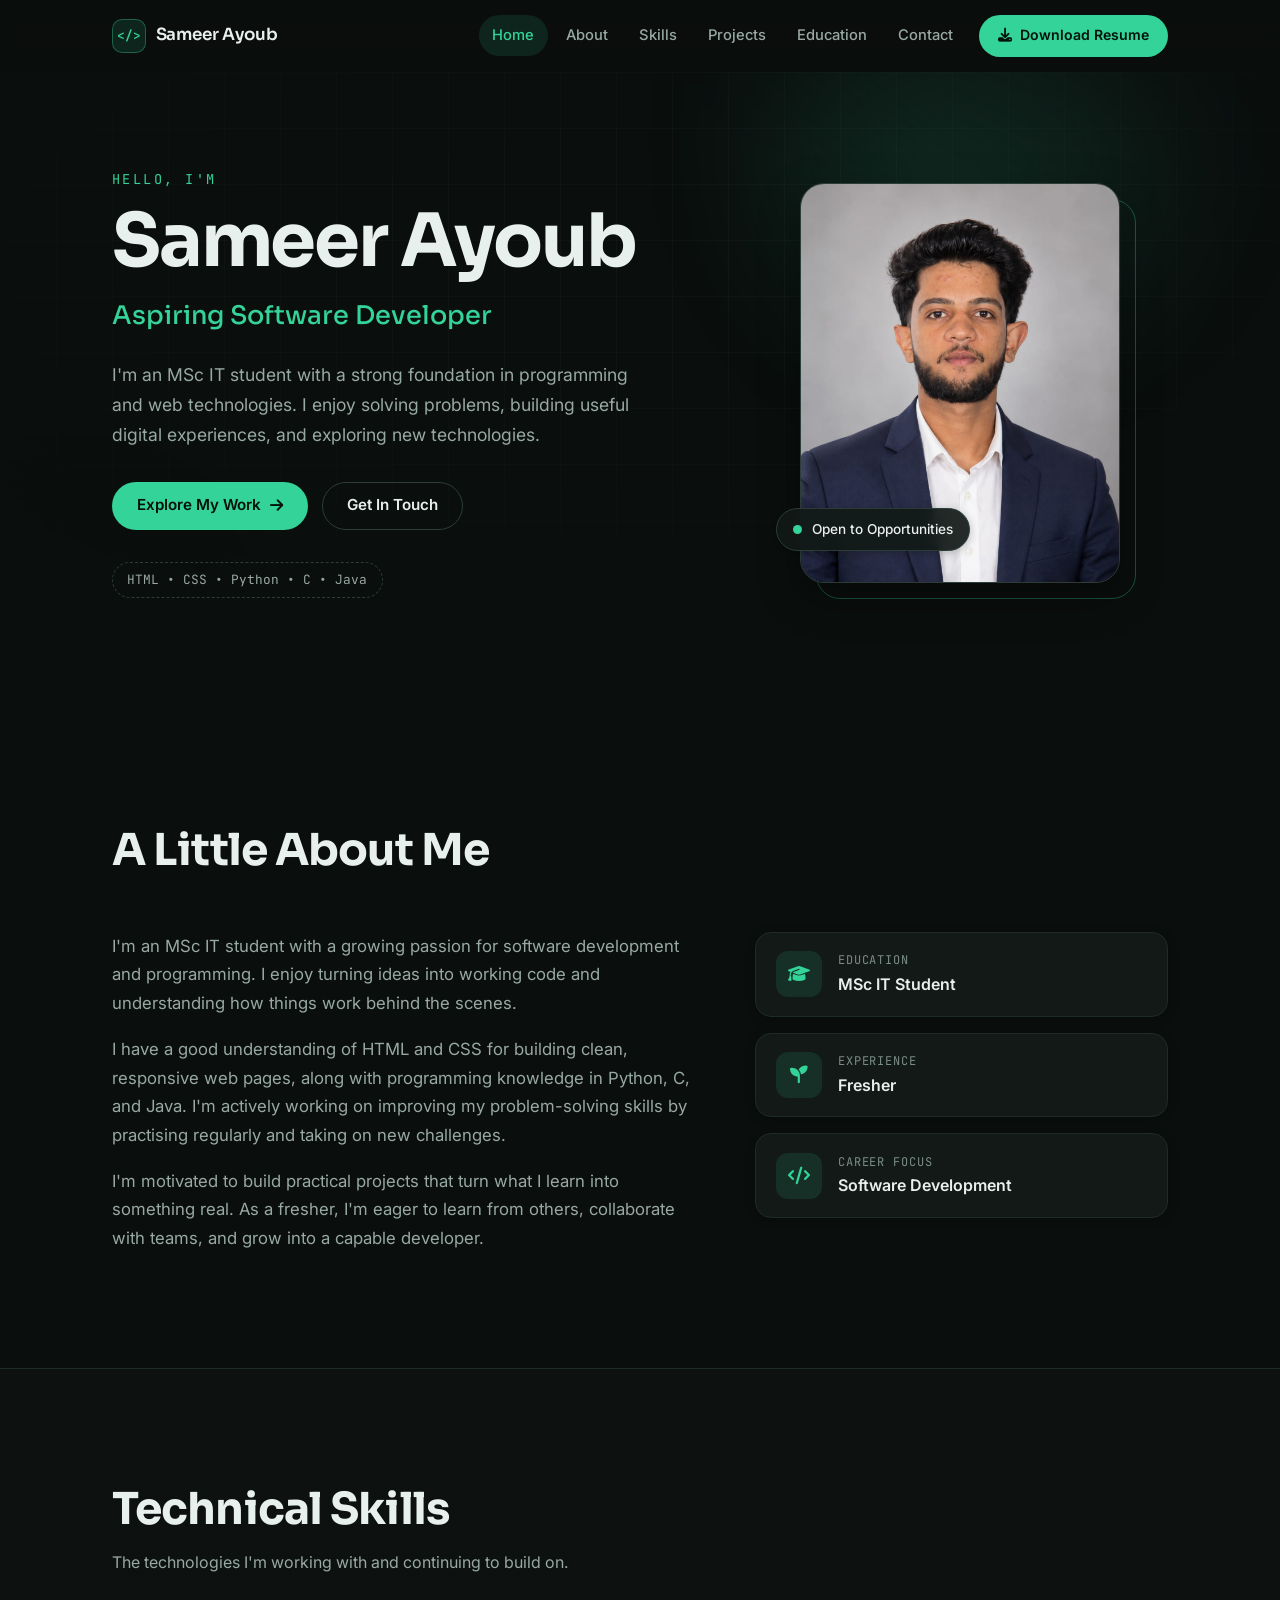
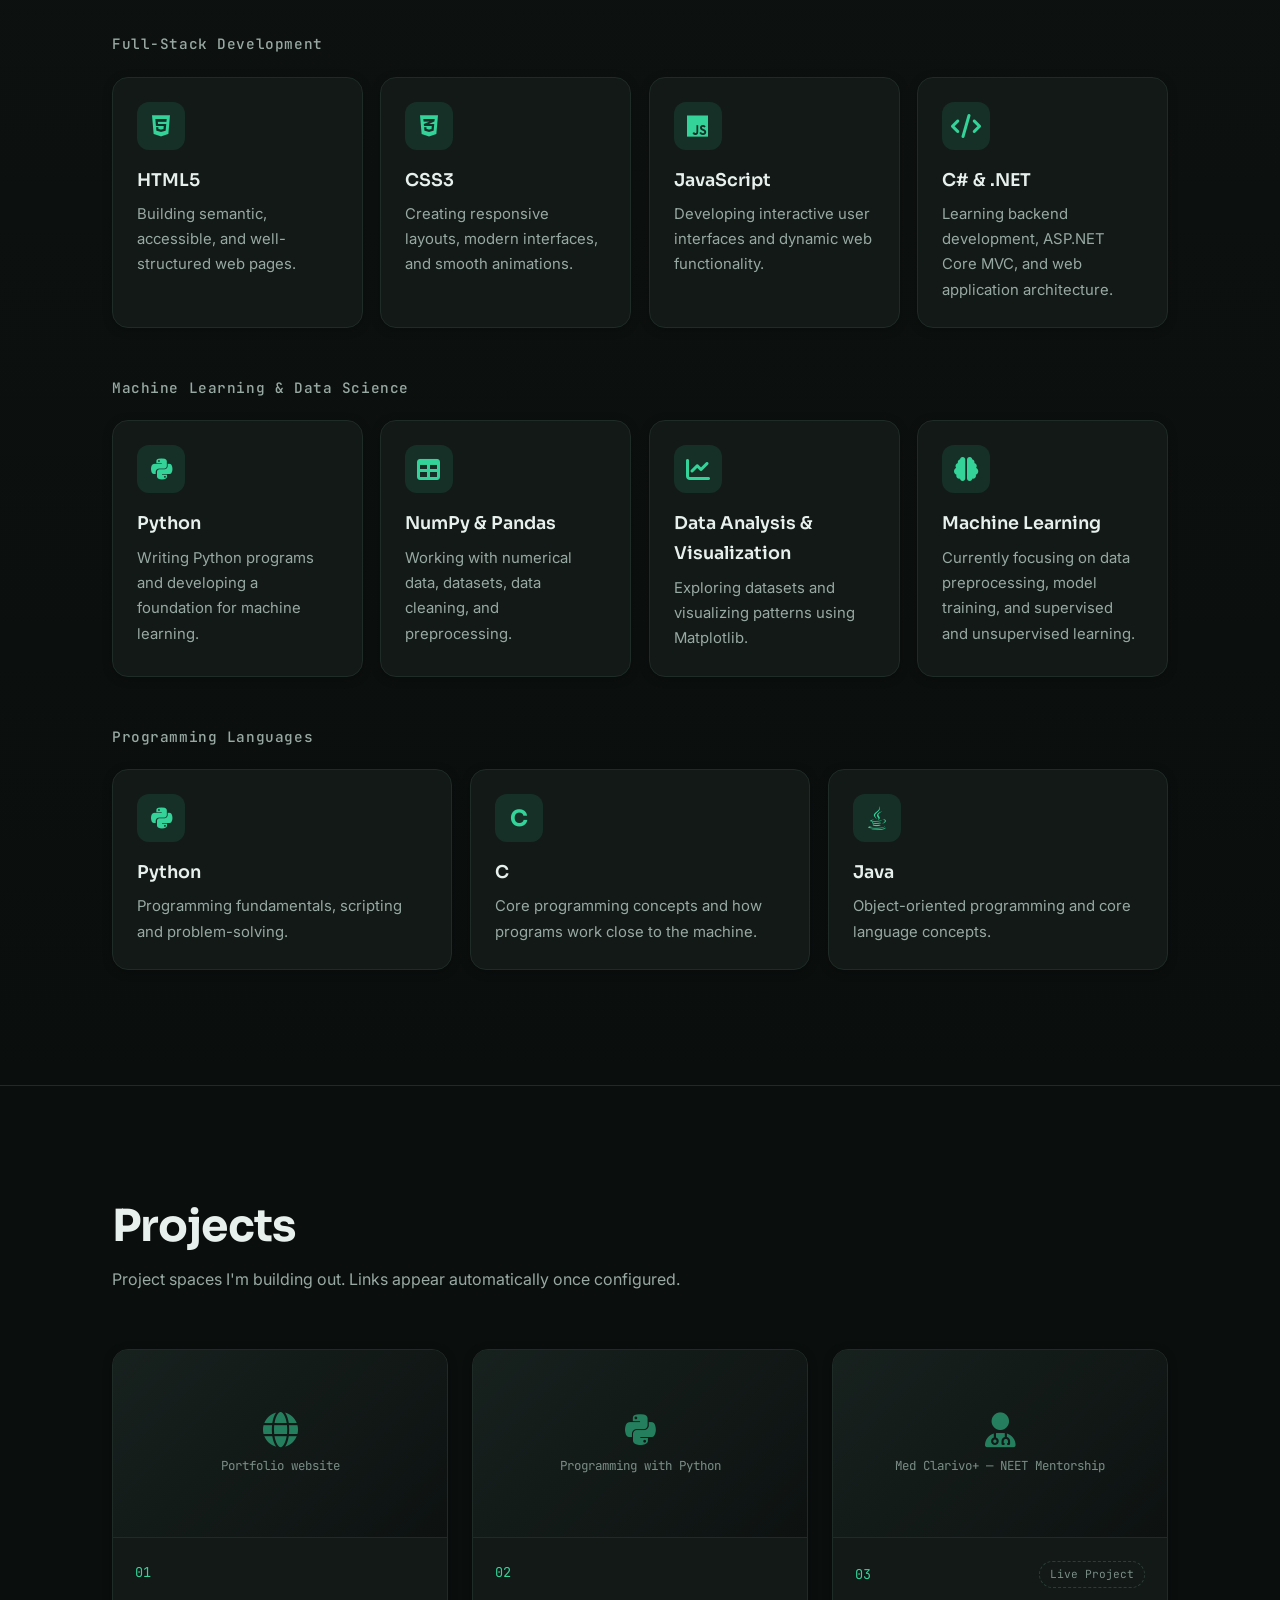
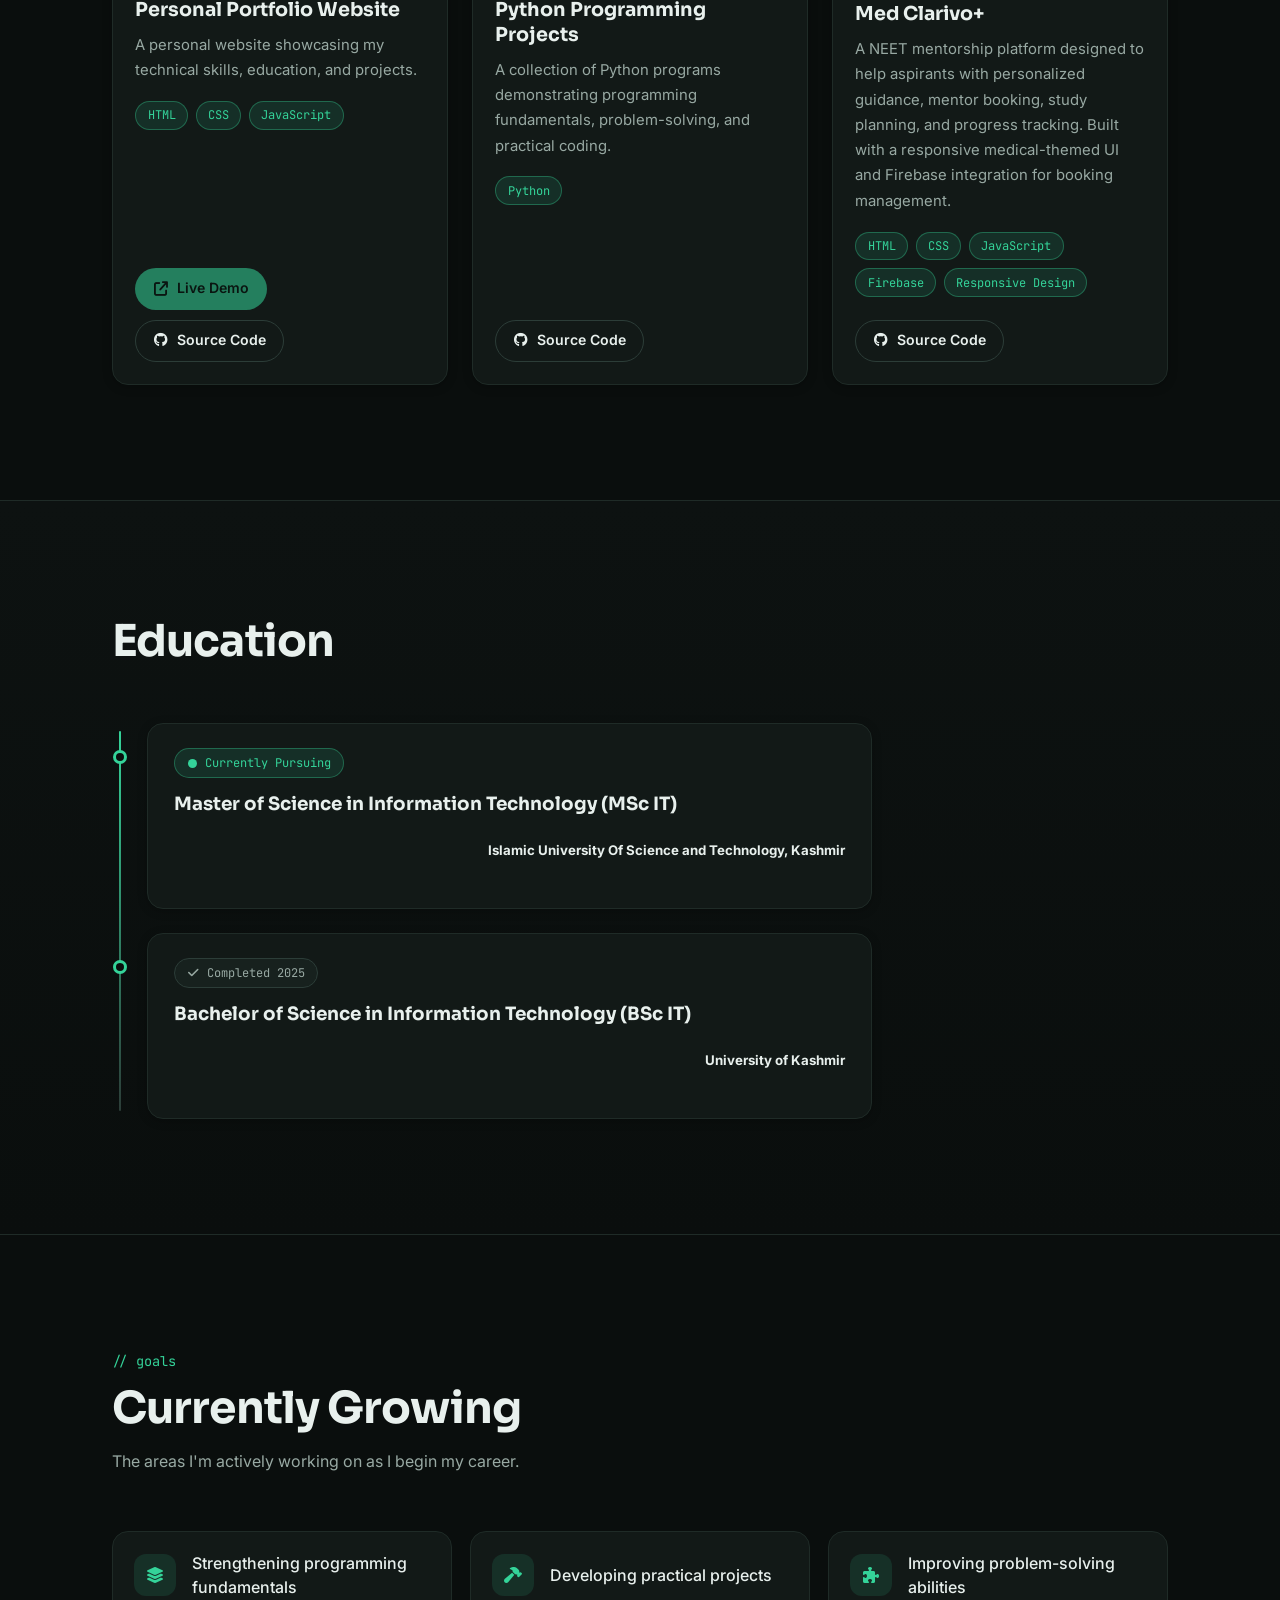
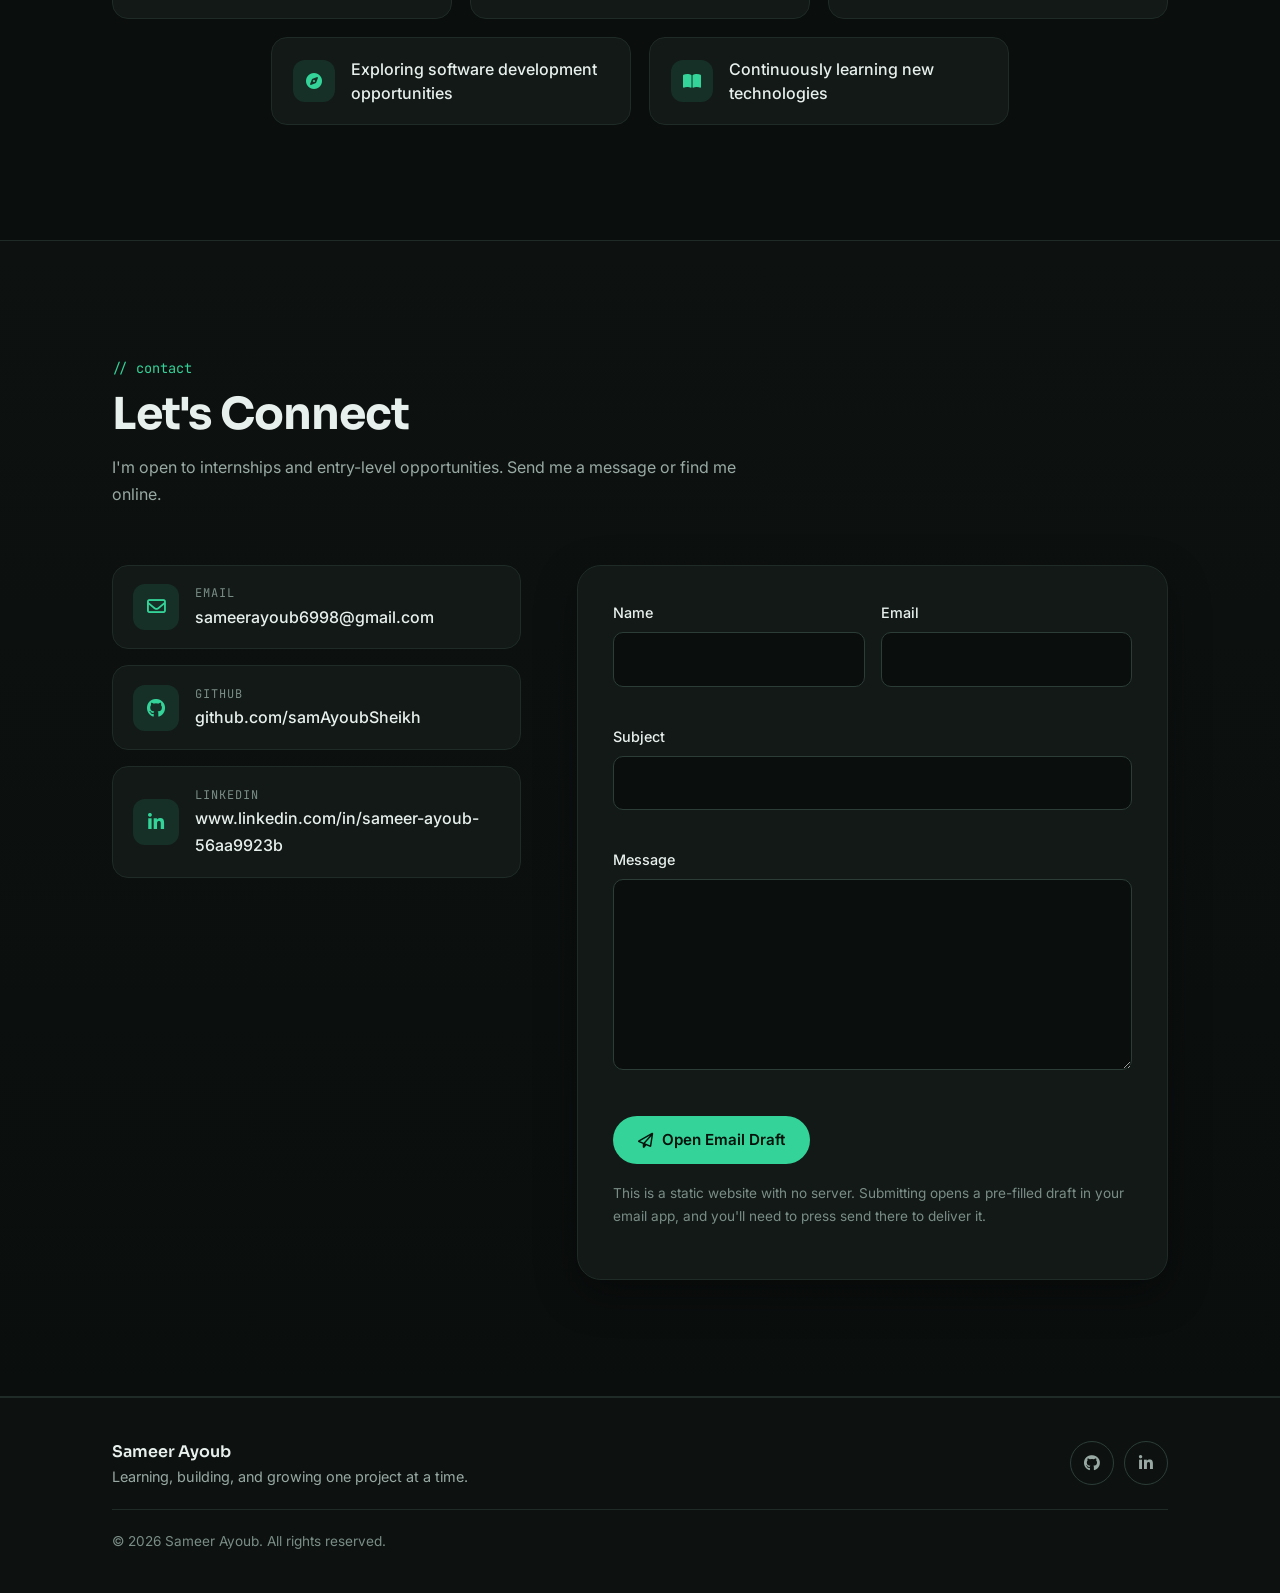
<file: index.html>
<!DOCTYPE html>
<html lang="en">
<head>
  <meta charset="UTF-8" />
  <meta name="viewport" content="width=device-width, initial-scale=1" />

  <!-- CUSTOMISE: replace [YOUR NAME] in the title, description and social tags below -->
  <title>Sameer Ayoub| Aspiring Software Developer</title>
  <meta name="description" content="Portfolio of Sameer Ayoub, an MSc IT student and aspiring software developer with a foundation in HTML, CSS, Python, C and Java." />
  <meta name="author" content="[YOUR NAME]" />
  <meta name="theme-color" content="#0a0e0d" />
  <meta name="color-scheme" content="dark" />

  <!-- Social sharing metadata -->
  <!-- CUSTOMISE: after publishing, add <meta property="og:url" content="https://your-site-url"> and an og:image (absolute URL) -->
  <meta property="og:type" content="website" />
  <meta property="og:title" content="Sameer Ayoub | Aspiring Software Developer" />
  <meta property="og:description" content="MSc IT student with a strong foundation in programming and web technologies, open to opportunities." />
  <meta name="twitter:card" content="summary" />
  <meta name="twitter:title" content="Sameer Ayoub | Aspiring Software Developer" />
  <meta name="twitter:description" content="MSc IT student with a strong foundation in programming and web technologies, open to opportunities." />

  <!-- Favicon placeholder (inline SVG). CUSTOMISE: replace with <link rel="icon" href="assets/favicon.png"> if you have your own -->
  <link rel="icon" href="data:image/svg+xml,%3Csvg xmlns='http://www.w3.org/2000/svg' viewBox='0 0 64 64'%3E%3Crect width='64' height='64' rx='14' fill='%230a0e0d'/%3E%3Cpath d='M24 20 12 32l12 12M40 20l12 12-12 12' fill='none' stroke='%2334d399' stroke-width='6' stroke-linecap='round' stroke-linejoin='round'/%3E%3C/svg%3E" />

  <!-- Optional external resources (site still works if these fail to load) -->
  <link rel="preconnect" href="https://fonts.googleapis.com" />
  <link rel="preconnect" href="https://fonts.gstatic.com" crossorigin />
  <link href="https://fonts.googleapis.com/css2?family=Inter:wght@400;500;600&family=JetBrains+Mono:wght@400;500&family=Sora:wght@500;600;700&display=swap" rel="stylesheet" />
  <link rel="stylesheet" href="https://cdnjs.cloudflare.com/ajax/libs/font-awesome/6.5.2/css/all.min.css" referrerpolicy="no-referrer" />

  <link rel="stylesheet" href="style.css" />
  <script src="script.js" defer></script>
</head>
<body>
  <a class="skip-link" href="#main">Skip to main content</a>

  <!-- ===================== HEADER / NAVIGATION ===================== -->
  <header class="site-header">
    <div class="container nav-wrap">
      <!-- CUSTOMISE: your name (or set CONFIG.name in script.js to replace every [data-name] automatically) -->
      <a href="#home" class="logo">
        <span class="logo-mark" aria-hidden="true">&lt;/&gt;</span>
        <span data-name>Sameer Ayoub</span>
      </a>

      <button class="nav-toggle" type="button" aria-expanded="false" aria-controls="primary-nav" aria-label="Open menu">
        <span class="nav-toggle-bar"></span>
        <span class="nav-toggle-bar"></span>
        <span class="nav-toggle-bar"></span>
      </button>

      <nav class="primary-nav" id="primary-nav" aria-label="Primary">
        <ul class="nav-list">
          <li><a class="nav-link" href="#home">Home</a></li>
          <li><a class="nav-link" href="#about">About</a></li>
          <li><a class="nav-link" href="#skills">Skills</a></li>
          <li><a class="nav-link" href="#projects">Projects</a></li>
          <li><a class="nav-link" href="#education">Education</a></li>
          <li><a class="nav-link" href="#contact">Contact</a></li>
          <li class="nav-cta">
            <!-- CUSTOMISE: set CONFIG.resume in script.js (e.g. "assets/resume.pdf") -->
            <a class="btn btn-primary btn-sm" data-link="resume" download>
              <i class="fa-solid fa-download" aria-hidden="true"></i> Download Resume
            </a>
          </li>
        </ul>
      </nav>
    </div>
  </header>

  <main id="main" tabindex="-1">

    <!-- ===================== HERO ===================== -->
    <section class="hero" id="home" aria-labelledby="hero-title">
      <div class="hero-bg" aria-hidden="true">
        <span class="glow glow-a"></span>
        <span class="glow glow-b"></span>
      </div>

      <div class="container hero-grid">
        <div class="hero-copy">
          <p class="eyebrow fade-up">HELLO, I'M</p>
          <h1 class="hero-name fade-up d1" id="hero-title"><span data-name>Sameer Ayoub</span></h1>
          <p class="hero-role fade-up d2">Aspiring Software Developer</p>
          <p class="hero-text fade-up d3">
            I'm an MSc IT student with a strong foundation in programming and web technologies.
            I enjoy solving problems, building useful digital experiences, and exploring new technologies.
          </p>
          <div class="hero-actions fade-up d4">
            <a class="btn btn-primary" href="#projects">Explore My Work <i class="fa-solid fa-arrow-right" aria-hidden="true"></i></a>
            <a class="btn btn-ghost" href="#contact">Get In Touch</a>
          </div>
          <p class="tech-label fade-up d5" aria-label="Technologies: HTML, CSS, Python, C, Java">HTML • CSS • Python • C • Java</p>
        </div>

        <div class="hero-visual fade-up d2">
          <div class="avatar-frame">
            <!-- CUSTOMISE: set CONFIG.profileImage in script.js (e.g. "assets/profile.jpg"). Placeholder shows until then. -->
            <div class="avatar" id="avatar" role="img" aria-label="Profile photo placeholder">
              <div class="avatar-placeholder">
                <i class="fa-regular fa-user" aria-hidden="true"></i>
                <span>Profile photo placeholder</span>
                <small>Replace with your own photo</small>
              </div>
            </div>
            <p class="availability"><span class="pulse-dot" aria-hidden="true"></span>Open to Opportunities</p>
          </div>
        </div>
      </div>
    </section>

    <!-- ===================== ABOUT ===================== -->
    <section class="section" id="about" aria-labelledby="about-title">
      <div class="container">
        <div class="section-head reveal">
         
          <h2 class="section-title" id="about-title">A Little About Me</h2>
        </div>

        <div class="about-grid">
          <div class="about-text reveal">
            <!-- CUSTOMISE: edit these paragraphs to match your own voice. Keep them truthful. -->
            <p>
              I'm an MSc IT student with a growing passion for software development and programming.
              I enjoy turning ideas into working code and understanding how things work behind the scenes.
            </p>
            <p>
              I have a good understanding of HTML and CSS for building clean, responsive web pages, along with
              programming knowledge in Python, C, and Java. I'm actively working on improving my problem-solving
              skills by practising regularly and taking on new challenges.
            </p>
            <p>
              I'm motivated to build practical projects that turn what I learn into something real. As a fresher,
              I'm eager to learn from others, collaborate with teams, and grow into a capable developer.
            </p>
          </div>

          <div class="info-cards">
            <article class="info-card reveal d1">
              <span class="info-icon" aria-hidden="true"><i class="fa-solid fa-graduation-cap"></i></span>
              <div>
                <p class="info-label">Education</p>
                <p class="info-value">MSc IT Student</p>
              </div>
            </article>
            <article class="info-card reveal d2">
              <span class="info-icon" aria-hidden="true"><i class="fa-solid fa-seedling"></i></span>
              <div>
                <p class="info-label">Experience</p>
                <p class="info-value">Fresher</p>
              </div>
            </article>
            <article class="info-card reveal d3">
              <span class="info-icon" aria-hidden="true"><i class="fa-solid fa-code"></i></span>
              <div>
                <p class="info-label">Career Focus</p>
                <p class="info-value">Software Development</p>
              </div>
            </article>
          </div>
        </div>
      </div>
    </section>

    <!-- ===================== SKILLS ===================== -->
    <section class="section section-alt" id="skills" aria-labelledby="skills-title">
      <div class="container">
        <div class="section-head reveal">
          <h2 class="section-title" id="skills-title">Technical Skills</h2>
          <p class="section-lead">The technologies I'm working with and continuing to build on.</p>
        </div>

        <!--
           TO ADD A SKILL LATER:
          Copy one <article class="skill-card reveal"> block below into the right grid, then change the
          icon class, name and description. To add a new category, copy a whole <div class="skill-group"> block.
        -->

    
<!-- Full-Stack Development -->
<div class="skill-group">
  <h3 class="skill-group-title reveal">Full-Stack Development</h3>

  <div class="skill-grid">

    <article class="skill-card reveal">
      <span class="skill-icon" aria-hidden="true">
        <i class="fa-brands fa-html5"></i>
      </span>
      <h4 class="skill-name">HTML5</h4>
      <p class="skill-desc">
        Building semantic, accessible, and well-structured web pages.
      </p>
    </article>

    <article class="skill-card reveal d1">
      <span class="skill-icon" aria-hidden="true">
        <i class="fa-brands fa-css3-alt"></i>
      </span>
      <h4 class="skill-name">CSS3</h4>
      <p class="skill-desc">
        Creating responsive layouts, modern interfaces, and smooth animations.
      </p>
    </article>

    <article class="skill-card reveal d2">
      <span class="skill-icon" aria-hidden="true">
        <i class="fa-brands fa-js"></i>
      </span>
      <h4 class="skill-name">JavaScript</h4>
      <p class="skill-desc">
        Developing interactive user interfaces and dynamic web functionality.
      </p>
    </article>

    <article class="skill-card reveal">
      <span class="skill-icon" aria-hidden="true">
        <i class="fa-solid fa-code"></i>
      </span>
      <h4 class="skill-name">C# & .NET</h4>
      <p class="skill-desc">
        Learning backend development, ASP.NET Core MVC, and web application architecture.
      </p>
    </article>

  </div>
</div>

<!-- Machine Learning -->
<div class="skill-group">
  <h3 class="skill-group-title reveal">Machine Learning & Data Science</h3>

  <div class="skill-grid">

    <article class="skill-card reveal">
      <span class="skill-icon" aria-hidden="true">
        <i class="fa-brands fa-python"></i>
      </span>
      <h4 class="skill-name">Python</h4>
      <p class="skill-desc">
        Writing Python programs and developing a foundation for machine learning.
      </p>
    </article>

    <article class="skill-card reveal d1">
      <span class="skill-icon" aria-hidden="true">
        <i class="fa-solid fa-table"></i>
      </span>
      <h4 class="skill-name">NumPy & Pandas</h4>
      <p class="skill-desc">
        Working with numerical data, datasets, data cleaning, and preprocessing.
      </p>
    </article>

    <article class="skill-card reveal d2">
      <span class="skill-icon" aria-hidden="true">
        <i class="fa-solid fa-chart-line"></i>
      </span>
      <h4 class="skill-name">Data Analysis & Visualization</h4>
      <p class="skill-desc">
        Exploring datasets and visualizing patterns using Matplotlib.
      </p>
    </article>

    <article class="skill-card reveal">
      <span class="skill-icon" aria-hidden="true">
        <i class="fa-solid fa-brain"></i>
      </span>
      <h4 class="skill-name">Machine Learning</h4>
      <p class="skill-desc">
        Currently focusing on data preprocessing, model training, and supervised and unsupervised learning.
      </p>
    </article>

  </div>
</div>


        <div class="skill-group">
          <h3 class="skill-group-title reveal">Programming Languages</h3>
          <div class="skill-grid">
            <article class="skill-card reveal">
              <span class="skill-icon" aria-hidden="true"><i class="fa-brands fa-python"></i></span>
              <h4 class="skill-name">Python</h4>
              <p class="skill-desc">Programming fundamentals, scripting and problem-solving.</p>
            </article>
            <article class="skill-card reveal d1">
              <!-- Font Awesome has no "C" icon, so a text glyph keeps the style consistent -->
              <span class="skill-icon skill-icon-text" aria-hidden="true">C</span>
              <h4 class="skill-name">C</h4>
              <p class="skill-desc">Core programming concepts and how programs work close to the machine.</p>
            </article>
            <article class="skill-card reveal d2">
              <span class="skill-icon" aria-hidden="true"><i class="fa-brands fa-java"></i></span>
              <h4 class="skill-name">Java</h4>
              <p class="skill-desc">Object-oriented programming and core language concepts.</p>
            </article>
          </div>
        </div>
      </div>
    </section>

    <!-- ===================== PROJECTS ===================== -->
    <section class="section" id="projects" aria-labelledby="projects-title">
      <div class="container">
        <div class="section-head reveal">
          <h2 class="section-title" id="projects-title">Projects</h2>
          <p class="section-lead">Project spaces I'm building out. Links appear automatically once configured.</p>
        </div>

       
        <div class="project-grid">

          <!-- PROJECT 1 (placeholder: customise) -->
          <article class="project-card reveal" data-project="portfolio">
            <div class="project-media" aria-label="Project screenshot placeholder">
              <div class="project-placeholder">
                <i class="fa-solid fa-globe" aria-hidden="true"></i>
                <span>Portfolio website</span>
              </div>
            </div>
            <div class="project-body">
              <div class="project-meta">
                <span class="project-number">01</span>
                <span class="project-status">Links not added yet</span>
              </div>
              <h3 class="project-title">Personal Portfolio Website</h3>
              <p class="project-desc">A personal website showcasing my technical skills, education, and projects.</p>
              <ul class="tag-list" aria-label="Technologies used">
                <li class="tag">HTML</li>
                <li class="tag">CSS</li>
                <li class="tag">JavaScript</li>
              </ul>
              <div class="project-actions">
                <a class="btn btn-primary btn-sm" data-project-link="live"><i class="fa-solid fa-arrow-up-right-from-square" aria-hidden="true"></i> Live Demo</a>
                <a class="btn btn-ghost btn-sm" data-project-link="source"><i class="fa-brands fa-github" aria-hidden="true"></i> Source Code</a>
              </div>
            </div>
          </article>

          <!-- PROJECT 2 (placeholder: customise) -->
          <article class="project-card reveal d1" data-project="python">
            <div class="project-media" aria-label="Project screenshot placeholder">
              <div class="project-placeholder">
                <i class="fa-brands fa-python" aria-hidden="true"></i>
                <span>Programming with Python</span>
              </div>
            </div>
            <div class="project-body">
              <div class="project-meta">
                <span class="project-number">02</span>
                <span class="project-status">Links not added yet</span>
              </div>
              <h3 class="project-title">Python Programming Projects</h3>
              <p class="project-desc">A collection of Python programs demonstrating programming fundamentals, problem-solving, and practical coding.</p>
              <ul class="tag-list" aria-label="Technologies used">
                <li class="tag">Python</li>
              </ul>
              <div class="project-actions">
                <a class="btn btn-ghost btn-sm" data-project-link="source"><i class="fa-brands fa-github" aria-hidden="true"></i> Source Code</a>
              </div>
            </div>
          </article>


<!-- PROJECT 3: MED CLARIVO+ -->
<article class="project-card reveal d2" data-project="med-clarivo">

  <div class="project-media" aria-label="Med Clarivo+ website preview">
    <div class="project-placeholder">
      <i class="fa-solid fa-user-doctor" aria-hidden="true"></i>
      <span>Med Clarivo+ — NEET Mentorship</span>
    </div>
  </div>

  <div class="project-body">
    <div class="project-meta">
      <span class="project-number">03</span>
      <span class="project-status">Live Project</span>
    </div>

    <h3 class="project-title">Med Clarivo+</h3>

    <p class="project-desc">
      A NEET mentorship platform designed to help aspirants with
      personalized guidance, mentor booking, study planning, and
      progress tracking. Built with a responsive medical-themed UI
      and Firebase integration for booking management.
    </p>

    <ul class="tag-list" aria-label="Technologies used">
      <li class="tag">HTML</li>
      <li class="tag">CSS</li>
      <li class="tag">JavaScript</li>
      <li class="tag">Firebase</li>
      <li class="tag">Responsive Design</li>
    </ul>

    <div class="project-actions">

      <a
        class="btn btn-ghost btn-sm"
        href="https://github.com/samAyoubSheikh/Med---Clarivo"
        target="_blank"
        rel="noopener noreferrer"
      >
        <i class="fa-brands fa-github" aria-hidden="true"></i>
        Source Code
      </a>
    </div>
  </div>

</article>

        </div>
      </div>
    </section>

    <!-- ===================== EDUCATION ===================== -->
    <section class="section section-alt" id="education" aria-labelledby="education-title">
      <div class="container">
        <div class="section-head reveal">
          <h2 class="section-title" id="education-title">Education</h2>
        </div>

        <!-- CUSTOMISE (optional): add your university name inside each .timeline-card when you want to -->
        <ol class="timeline">
          <li class="timeline-item reveal">
            <article class="timeline-card">
              <span class="status-chip status-current"><span class="pulse-dot" aria-hidden="true"></span>Currently Pursuing</span>
              <h3 class="timeline-degree">Master of Science in Information Technology (MSc IT)</h3>
              <h5 style="text-align: right;">Islamic University Of Science and Technology, Kashmir</h5>

            </article>
          </li>
          <li class="timeline-item reveal d1">
            <article class="timeline-card">
              <span class="status-chip status-done"><i class="fa-solid fa-check" aria-hidden="true"></i>Completed 2025</span>
              <h3 class="timeline-degree">Bachelor of Science in Information Technology (BSc IT)</h3>
              <h5 style="text-align: right;">University of Kashmir</h5>
            </article>
          </li>
        </ol>
      </div>
    </section>

    <!-- ===================== CURRENTLY GROWING ===================== -->
    <section class="section" id="growing" aria-labelledby="growing-title">
      <div class="container">
        <div class="section-head reveal">
          <p class="section-label">// goals</p>
          <h2 class="section-title" id="growing-title">Currently Growing</h2>
          <p class="section-lead">The areas I'm actively working on as I begin my career.</p>
        </div>

        <div class="goal-grid">
          <article class="goal-card reveal">
            <span class="goal-icon" aria-hidden="true"><i class="fa-solid fa-layer-group"></i></span>
            <p>Strengthening programming fundamentals</p>
          </article>
          <article class="goal-card reveal d1">
            <span class="goal-icon" aria-hidden="true"><i class="fa-solid fa-hammer"></i></span>
            <p>Developing practical projects</p>
          </article>
          <article class="goal-card reveal d2">
            <span class="goal-icon" aria-hidden="true"><i class="fa-solid fa-puzzle-piece"></i></span>
            <p>Improving problem-solving abilities</p>
          </article>
          <article class="goal-card reveal d3">
            <span class="goal-icon" aria-hidden="true"><i class="fa-solid fa-compass"></i></span>
            <p>Exploring software development opportunities</p>
          </article>
          <article class="goal-card reveal d4">
            <span class="goal-icon" aria-hidden="true"><i class="fa-solid fa-book-open"></i></span>
            <p>Continuously learning new technologies</p>
          </article>
        </div>
      </div>
    </section>

    <!-- ===================== CONTACT ===================== -->
    <section class="section section-alt" id="contact" aria-labelledby="contact-title">
      <div class="container">
        <div class="section-head reveal">
          <p class="section-label">// contact</p>
          <h2 class="section-title" id="contact-title">Let's Connect</h2>
          <p class="section-lead">I'm open to internships and entry-level opportunities. Send me a message or find me online.</p>
        </div>

        <div class="contact-grid">
          <div class="contact-links reveal">
            <!-- CUSTOMISE: set CONFIG.email, CONFIG.github and CONFIG.linkedin in script.js -->
            <a class="contact-link" data-link="email">
              <span class="contact-link-icon" aria-hidden="true"><i class="fa-regular fa-envelope"></i></span>
              <span>
                <span class="contact-link-label">Email</span>
                <span class="contact-link-value" data-link-text="email">Add your email in script.js</span>
              </span>
            </a>
            <a class="contact-link" data-link="github">
              <span class="contact-link-icon" aria-hidden="true"><i class="fa-brands fa-github"></i></span>
              <span>
                <span class="contact-link-label">GitHub</span>
                <span class="contact-link-value" data-link-text="github">Add your GitHub URL in script.js</span>
              </span>
            </a>
            <a class="contact-link" data-link="linkedin">
              <span class="contact-link-icon" aria-hidden="true"><i class="fa-brands fa-linkedin-in"></i></span>
              <span>
                <span class="contact-link-label">LinkedIn</span>
                <span class="contact-link-value" data-link-text="linkedin">Add your LinkedIn URL in script.js</span>
              </span>
            </a>
          </div>

          <form class="contact-form reveal d1" id="contact-form" novalidate>
            <div class="form-row">
              <div class="form-field">
                <label for="name">Name</label>
                <input type="text" id="name" name="name" autocomplete="name" aria-describedby="name-error" required />
                <p class="field-error" id="name-error"></p>
              </div>
              <div class="form-field">
                <label for="email">Email</label>
                <input type="email" id="email" name="email" autocomplete="email" aria-describedby="email-error" required />
                <p class="field-error" id="email-error"></p>
              </div>
            </div>
            <div class="form-field">
              <label for="subject">Subject</label>
              <input type="text" id="subject" name="subject" aria-describedby="subject-error" required />
              <p class="field-error" id="subject-error"></p>
            </div>
            <div class="form-field">
              <label for="message">Message</label>
              <textarea id="message" name="message" rows="6" aria-describedby="message-error" required></textarea>
              <p class="field-error" id="message-error"></p>
            </div>

            <button class="btn btn-primary" type="submit">
              <i class="fa-regular fa-paper-plane" aria-hidden="true"></i> Open Email Draft
            </button>

            <p class="form-note">
              This is a static website with no server. Submitting opens a pre-filled draft in your email app,
              and you'll need to press send there to deliver it.
            </p>
            <div class="form-status" id="form-status" role="status" aria-live="polite"></div>
          </form>
        </div>
      </div>
    </section>
  </main>

  <!-- ===================== FOOTER ===================== -->
  <footer class="site-footer">
    <div class="container footer-inner">
      <div class="footer-brand">
        <p class="footer-name" data-name>Sameer Ayoub</p>
        <p class="footer-tagline">Learning, building, and growing one project at a time.</p>
      </div>
      <div class="footer-social">
        <a class="icon-link" data-link="github" aria-label="GitHub"><i class="fa-brands fa-github" aria-hidden="true"></i></a>
        <a class="icon-link" data-link="linkedin" aria-label="LinkedIn"><i class="fa-brands fa-linkedin-in" aria-hidden="true"></i></a>
      </div>
      <p class="footer-copy">&copy; <span data-year>2026</span> <span data-name>[YOUR NAME]</span>. All rights reserved.</p>
    </div>
  </footer>

  <button class="back-to-top" id="back-to-top" type="button" aria-label="Back to top">
    <i class="fa-solid fa-arrow-up" aria-hidden="true"></i>
  </button>

  <div class="toast" id="toast" role="status" aria-live="polite"></div>
</body>
</html>
</file>
<file: style.css>
/* =========================================================
   1. THEME VARIABLES
   ========================================================= */
:root {
  --bg: #0a0e0d;
  --bg-alt: #0d1211;
  --surface: #121917;
  --surface-2: #17211e;
  --border: #1f2b27;
  --border-strong: #2c3d38;

  --text: #e8f0ed;
  --muted: #98a9a3;
  --faint: #7a8d86;

  --accent: #34d399;
  --accent-strong: #10b981;
  --accent-soft: rgba(52, 211, 153, 0.12);
  --accent-line: rgba(52, 211, 153, 0.35);
  --accent-ink: #04120c;
  --danger: #fb7185;

  --radius-sm: 10px;
  --radius: 16px;
  --radius-lg: 24px;

  --shadow-sm: 0 2px 10px rgba(0, 0, 0, 0.25);
  --shadow-md: 0 14px 40px rgba(0, 0, 0, 0.35);

  --font-body: "Inter", system-ui, -apple-system, "Segoe UI", Roboto, Arial, sans-serif;
  --font-head: "Sora", "Inter", system-ui, -apple-system, "Segoe UI", Roboto, Arial, sans-serif;
  --font-mono: "JetBrains Mono", ui-monospace, SFMono-Regular, Menlo, Consolas, monospace;

  --header-h: 72px;
  --ease: cubic-bezier(0.22, 0.61, 0.36, 1);
}

/* =========================================================
   2. RESET & BASE
   ========================================================= */
*, *::before, *::after { box-sizing: border-box; }

html {
  scroll-behavior: smooth;
  -webkit-text-size-adjust: 100%;
  scrollbar-color: var(--border-strong) var(--bg);
  scrollbar-width: thin;
}

body {
  margin: 0;
  font-family: var(--font-body);
  font-size: 1rem;
  line-height: 1.7;
  color: var(--text);
  background: var(--bg);
  overflow-x: clip;
  -webkit-font-smoothing: antialiased;
}

img, svg { max-width: 100%; display: block; }
h1, h2, h3, h4, p, ul, ol { margin: 0; }
ul, ol { padding: 0; list-style: none; }
a { color: inherit; text-decoration: none; }
button, input, textarea { font: inherit; color: inherit; }
button { cursor: pointer; }

:focus-visible {
  outline: 2px solid var(--accent);
  outline-offset: 3px;
  border-radius: 6px;
}
main:focus, section:focus { outline: none; }

::selection { background: var(--accent); color: var(--accent-ink); }

::-webkit-scrollbar { width: 10px; height: 10px; }
::-webkit-scrollbar-track { background: var(--bg); }
::-webkit-scrollbar-thumb { background: var(--border-strong); border-radius: 10px; border: 2px solid var(--bg); }
::-webkit-scrollbar-thumb:hover { background: #3a524b; }

/* =========================================================
   3. LAYOUT UTILITIES
   ========================================================= */
.container {
  width: 100%;
  max-width: 1120px;
  margin-inline: auto;
  padding-inline: clamp(1.25rem, 4vw, 2rem);
}

.section {
  padding-block: clamp(4.5rem, 9vw, 7.5rem);
  scroll-margin-top: var(--header-h);
}
.section-alt {
  background: linear-gradient(180deg, var(--bg-alt), var(--bg));
  border-block: 1px solid var(--border);
}

.section-head { margin-bottom: clamp(2rem, 5vw, 3.5rem); max-width: 640px; }
.section-label {
  font-family: var(--font-mono);
  font-size: 0.85rem;
  color: var(--accent);
  margin-bottom: 0.6rem;
}
.section-title {
  font-family: var(--font-head);
  font-size: clamp(1.9rem, 4.5vw, 2.75rem);
  line-height: 1.15;
  letter-spacing: -0.02em;
}
.section-lead { margin-top: 0.9rem; color: var(--muted); }

.skip-link {
  position: absolute;
  left: 1rem;
  top: -100px;
  z-index: 300;
  padding: 0.6rem 1rem;
  background: var(--accent);
  color: var(--accent-ink);
  font-weight: 600;
  border-radius: var(--radius-sm);
}
.skip-link:focus { top: 1rem; }

/* =========================================================
   4. BUTTONS
   ========================================================= */
.btn {
  display: inline-flex;
  align-items: center;
  justify-content: center;
  gap: 0.55rem;
  min-height: 48px;
  padding: 0.75rem 1.5rem;
  font-weight: 600;
  font-size: 0.95rem;
  line-height: 1.2;
  border: 1px solid transparent;
  border-radius: 999px;
  transition: transform 0.25s var(--ease), background-color 0.25s var(--ease),
              border-color 0.25s var(--ease), box-shadow 0.25s var(--ease), color 0.25s var(--ease);
}
.btn-sm { min-height: 42px; padding: 0.55rem 1.1rem; font-size: 0.88rem; }

.btn-primary {
  background: var(--accent);
  color: var(--accent-ink);
}
.btn-primary:hover {
  background: #4ae0ad;
  transform: translateY(-2px);
  box-shadow: 0 10px 28px rgba(52, 211, 153, 0.28);
}
.btn-ghost {
  background: transparent;
  border-color: var(--border-strong);
  color: var(--text);
}
.btn-ghost:hover {
  border-color: var(--accent);
  color: var(--accent);
  background: var(--accent-soft);
  transform: translateY(-2px);
}
.btn:active { transform: translateY(0); }

/* Links that have not been configured yet */
.is-unconfigured { opacity: 0.55; cursor: not-allowed; }
.is-unconfigured:hover { transform: none !important; box-shadow: none !important; }

/* =========================================================
   5. HEADER & NAVIGATION
   ========================================================= */
.site-header {
  position: sticky;
  top: 0;
  z-index: 100;
  height: var(--header-h);
  border-bottom: 1px solid transparent;
  background: rgba(10, 14, 13, 0.6);
  -webkit-backdrop-filter: blur(14px);
  backdrop-filter: blur(14px);
  transition: background-color 0.3s var(--ease), border-color 0.3s var(--ease);
}
.site-header.is-scrolled {
  background: rgba(10, 14, 13, 0.88);
  border-bottom-color: var(--border);
}

.nav-wrap {
  height: 100%;
  display: flex;
  align-items: center;
  justify-content: space-between;
  gap: 1rem;
}

.logo {
  display: inline-flex;
  align-items: center;
  gap: 0.6rem;
  font-family: var(--font-head);
  font-weight: 600;
  font-size: 1.05rem;
  letter-spacing: -0.01em;
  min-width: 0;
}
.logo > span:last-child { overflow: hidden; text-overflow: ellipsis; white-space: nowrap; }
.logo-mark {
  display: inline-grid;
  place-items: center;
  flex-shrink: 0;
  width: 34px;
  height: 34px;
  font-family: var(--font-mono);
  font-size: 0.8rem;
  color: var(--accent);
  background: var(--accent-soft);
  border: 1px solid var(--accent-line);
  border-radius: 10px;
}

.nav-list { display: flex; align-items: center; gap: 0.25rem; }
.nav-link {
  position: relative;
  display: block;
  padding: 0.5rem 0.85rem;
  font-size: 0.92rem;
  font-weight: 500;
  color: var(--muted);
  border-radius: 999px;
  transition: color 0.25s var(--ease), background-color 0.25s var(--ease);
}
.nav-link:hover { color: var(--text); }
.nav-link.is-active { color: var(--accent); background: var(--accent-soft); }
.nav-cta { margin-left: 0.5rem; }

.nav-toggle {
  display: none;
  position: relative;
  width: 46px;
  height: 46px;
  background: transparent;
  border: 1px solid var(--border-strong);
  border-radius: 12px;
  transition: border-color 0.25s var(--ease);
}
.nav-toggle:hover { border-color: var(--accent); }
.nav-toggle-bar {
  position: absolute;
  left: 13px;
  width: 18px;
  height: 2px;
  background: var(--text);
  border-radius: 2px;
  transition: transform 0.3s var(--ease), opacity 0.2s var(--ease);
}
.nav-toggle-bar:nth-child(1) { top: 15px; }
.nav-toggle-bar:nth-child(2) { top: 22px; }
.nav-toggle-bar:nth-child(3) { top: 29px; }
.nav-toggle[aria-expanded="true"] .nav-toggle-bar:nth-child(1) { transform: translateY(7px) rotate(45deg); }
.nav-toggle[aria-expanded="true"] .nav-toggle-bar:nth-child(2) { opacity: 0; }
.nav-toggle[aria-expanded="true"] .nav-toggle-bar:nth-child(3) { transform: translateY(-7px) rotate(-45deg); }

/* =========================================================
   6. HERO
   ========================================================= */
.hero {
  position: relative;
  overflow-x: clip;
  padding-block: clamp(3rem, 8vw, 6rem) clamp(4rem, 9vw, 7rem);
  scroll-margin-top: var(--header-h);
}
.hero-bg {
  position: absolute;
  inset: 0;
  pointer-events: none;
  background-image:
    linear-gradient(rgba(255, 255, 255, 0.025) 1px, transparent 1px),
    linear-gradient(90deg, rgba(255, 255, 255, 0.025) 1px, transparent 1px);
  background-size: 56px 56px;
  -webkit-mask-image: radial-gradient(ellipse 70% 60% at 50% 30%, #000 30%, transparent 100%);
  mask-image: radial-gradient(ellipse 70% 60% at 50% 30%, #000 30%, transparent 100%);
}
.glow {
  position: absolute;
  border-radius: 50%;
  filter: blur(90px);
  opacity: 0.16;
  background: var(--accent);
}
.glow-a { width: 380px; height: 380px; top: -120px; right: 8%; }
.glow-b { width: 260px; height: 260px; bottom: -80px; left: -60px; opacity: 0.09; }

.hero-grid {
  position: relative;
  display: grid;
  grid-template-columns: 1.15fr 0.85fr;
  align-items: center;
  gap: clamp(2rem, 6vw, 5rem);
}

.eyebrow {
  font-family: var(--font-mono);
  font-size: 0.85rem;
  letter-spacing: 0.18em;
  color: var(--accent);
  margin-bottom: 0.75rem;
}
.hero-name {
  font-family: var(--font-head);
  font-size: clamp(2.5rem, 7vw, 4.6rem);
  line-height: 1.05;
  letter-spacing: -0.03em;
  overflow-wrap: anywhere;
}
.hero-role {
  margin-top: 0.85rem;
  font-family: var(--font-head);
  font-size: clamp(1.15rem, 2.8vw, 1.6rem);
  font-weight: 500;
  color: var(--accent);
}
.hero-text {
  margin-top: 1.4rem;
  max-width: 540px;
  font-size: clamp(1rem, 1.6vw, 1.1rem);
  color: var(--muted);
}
.hero-actions { display: flex; flex-wrap: wrap; gap: 0.9rem; margin-top: 2rem; }
.tech-label {
  display: inline-block;
  margin-top: 2rem;
  padding: 0.4rem 0.9rem;
  font-family: var(--font-mono);
  font-size: 0.8rem;
  color: var(--muted);
  border: 1px dashed var(--border-strong);
  border-radius: 999px;
}

.hero-visual { display: flex; justify-content: center; }
.avatar-frame {
  position: relative;
  width: min(100%, 320px);
  aspect-ratio: 4 / 5;
}
.avatar-frame::before {
  content: "";
  position: absolute;
  inset: 0;
  transform: translate(16px, 16px);
  border: 1px solid var(--accent-line);
  border-radius: var(--radius-lg);
}
.avatar {
  position: relative;
  width: 100%;
  height: 100%;
  overflow: hidden;
  background: linear-gradient(160deg, var(--surface-2), var(--surface));
  border: 1px solid var(--border-strong);
  border-radius: var(--radius-lg);
  box-shadow: var(--shadow-md);
}
.avatar img { position: absolute; inset: 0; width: 100%; height: 100%; object-fit: cover; }
.avatar-placeholder {
  position: absolute;
  inset: 14px;
  display: flex;
  flex-direction: column;
  align-items: center;
  justify-content: center;
  gap: 0.5rem;
  text-align: center;
  padding: 1rem;
  color: var(--muted);
  border: 1px dashed var(--border-strong);
  border-radius: calc(var(--radius-lg) - 8px);
}
.avatar-placeholder i { font-size: 3.2rem; color: var(--accent); opacity: 0.8; }
.avatar-placeholder span { font-weight: 500; color: var(--text); font-size: 0.95rem; }
.avatar-placeholder small { font-size: 0.8rem; color: var(--faint); }
.avatar.has-image .avatar-placeholder { display: none; }

.availability {
  position: absolute;
  left: -1.5rem;
  bottom: 2rem;
  z-index: 2;
  display: inline-flex;
  align-items: center;
  gap: 0.6rem;
  padding: 0.55rem 1rem;
  font-size: 0.85rem;
  font-weight: 500;
  white-space: nowrap;
  background: rgba(18, 25, 23, 0.92);
  border: 1px solid var(--border-strong);
  border-radius: 999px;
  box-shadow: var(--shadow-sm);
  -webkit-backdrop-filter: blur(8px);
  backdrop-filter: blur(8px);
}
.pulse-dot {
  position: relative;
  width: 9px;
  height: 9px;
  flex-shrink: 0;
  background: var(--accent);
  border-radius: 50%;
  animation: pulse 2.2s ease-out infinite;
}

/* =========================================================
   7. ABOUT
   ========================================================= */
.about-grid {
  display: grid;
  grid-template-columns: 1.4fr 1fr;
  gap: clamp(2rem, 5vw, 4rem);
  align-items: start;
}
.about-text p { color: var(--muted); font-size: 1.05rem; }
.about-text p + p { margin-top: 1.1rem; }

.info-cards { display: grid; gap: 1rem; }
.info-card {
  display: flex;
  align-items: center;
  gap: 1rem;
  padding: 1.1rem 1.25rem;
  background: var(--surface);
  border: 1px solid var(--border);
  border-radius: var(--radius);
  box-shadow: var(--shadow-sm);
  transition: transform 0.3s var(--ease), border-color 0.3s var(--ease), box-shadow 0.3s var(--ease);
}
.info-card:hover { transform: translateY(-3px); border-color: var(--accent-line); box-shadow: var(--shadow-md); }
.info-icon {
  display: grid;
  place-items: center;
  flex-shrink: 0;
  width: 46px;
  height: 46px;
  font-size: 1.1rem;
  color: var(--accent);
  background: var(--accent-soft);
  border-radius: 12px;
}
.info-label { font-family: var(--font-mono); font-size: 0.75rem; letter-spacing: 0.08em; text-transform: uppercase; color: var(--faint); }
.info-value { font-weight: 600; }

/* =========================================================
   8. SKILLS
   ========================================================= */
.skill-group + .skill-group { margin-top: 3rem; }
.skill-group-title {
  margin-bottom: 1.25rem;
  font-family: var(--font-mono);
  font-size: 0.9rem;
  font-weight: 500;
  letter-spacing: 0.04em;
  color: var(--muted);
}
.skill-grid { display: grid; grid-template-columns: repeat(auto-fit, minmax(240px, 1fr)); gap: 1.1rem; }
.skill-card {
  padding: 1.5rem;
  background: var(--surface);
  border: 1px solid var(--border);
  border-radius: var(--radius);
  box-shadow: var(--shadow-sm);
  transition: transform 0.3s var(--ease), border-color 0.3s var(--ease), box-shadow 0.3s var(--ease);
}
.skill-card:hover { transform: translateY(-4px); border-color: var(--accent-line); box-shadow: var(--shadow-md); }
.skill-icon {
  display: grid;
  place-items: center;
  width: 48px;
  height: 48px;
  margin-bottom: 1rem;
  font-size: 1.5rem;
  color: var(--accent);
  background: var(--accent-soft);
  border-radius: 12px;
}
.skill-icon-text { font-family: var(--font-head); font-weight: 700; font-size: 1.4rem; }
.skill-name { font-family: var(--font-head); font-size: 1.1rem; font-weight: 600; }
.skill-desc { margin-top: 0.4rem; font-size: 0.93rem; color: var(--muted); }

/* =========================================================
   9. PROJECTS
   ========================================================= */
.project-grid { display: grid; grid-template-columns: repeat(3, minmax(0, 1fr)); gap: 1.5rem; }
.project-card {
  display: flex;
  flex-direction: column;
  overflow: hidden;
  background: var(--surface);
  border: 1px solid var(--border);
  border-radius: var(--radius);
  box-shadow: var(--shadow-sm);
  transition: transform 0.3s var(--ease), border-color 0.3s var(--ease), box-shadow 0.3s var(--ease);
}
.project-card:hover { transform: translateY(-5px); border-color: var(--accent-line); box-shadow: var(--shadow-md); }

.project-media {
  position: relative;
  aspect-ratio: 16 / 9;
  background: linear-gradient(135deg, var(--surface-2), var(--bg-alt));
  border-bottom: 1px solid var(--border);
  overflow: hidden;
}
.project-media img { position: absolute; inset: 0; width: 100%; height: 100%; object-fit: cover; }
.project-placeholder {
  position: absolute;
  inset: 0;
  display: flex;
  flex-direction: column;
  align-items: center;
  justify-content: center;
  gap: 0.5rem;
  color: var(--faint);
  font-family: var(--font-mono);
  font-size: 0.78rem;
}
.project-placeholder i { font-size: 2.2rem; color: var(--accent); opacity: 0.55; }
.project-media.has-image .project-placeholder { display: none; }

.project-body { display: flex; flex-direction: column; flex: 1; padding: 1.4rem; }
.project-meta { display: flex; align-items: center; justify-content: space-between; gap: 0.5rem; margin-bottom: 0.9rem; }
.project-number { font-family: var(--font-mono); font-size: 0.85rem; color: var(--accent); }
.project-status {
  font-family: var(--font-mono);
  font-size: 0.7rem;
  padding: 0.2rem 0.6rem;
  color: var(--faint);
  border: 1px dashed var(--border-strong);
  border-radius: 999px;
}
.project-status[hidden] { display: none; }
.project-title { font-family: var(--font-head); font-size: 1.2rem; line-height: 1.3; }
.project-desc { margin-top: 0.6rem; font-size: 0.93rem; color: var(--muted); }

.tag-list { display: flex; flex-wrap: wrap; gap: 0.5rem; margin-top: 1.1rem; }
.tag {
  padding: 0.2rem 0.7rem;
  font-family: var(--font-mono);
  font-size: 0.75rem;
  color: var(--accent);
  background: var(--accent-soft);
  border: 1px solid var(--accent-line);
  border-radius: 999px;
}
.project-actions { display: flex; flex-wrap: wrap; gap: 0.6rem; margin-top: auto; padding-top: 1.4rem; }

/* =========================================================
   10. EDUCATION TIMELINE
   ========================================================= */
.timeline { position: relative; max-width: 760px; padding-left: 2.2rem; }
.timeline::before {
  content: "";
  position: absolute;
  left: 7px;
  top: 8px;
  bottom: 8px;
  width: 2px;
  background: linear-gradient(180deg, var(--accent), var(--border-strong));
  border-radius: 2px;
}
.timeline-item { position: relative; }
.timeline-item + .timeline-item { margin-top: 1.5rem; }
.timeline-item::before {
  content: "";
  position: absolute;
  left: calc(-2.2rem + 1px);
  top: 1.7rem;
  width: 14px;
  height: 14px;
  background: var(--bg);
  border: 3px solid var(--accent);
  border-radius: 50%;
}
.timeline-card {
  padding: 1.5rem 1.6rem;
  background: var(--surface);
  border: 1px solid var(--border);
  border-radius: var(--radius);
  box-shadow: var(--shadow-sm);
  transition: transform 0.3s var(--ease), border-color 0.3s var(--ease), box-shadow 0.3s var(--ease);
}
.timeline-card:hover { transform: translateX(4px); border-color: var(--accent-line); box-shadow: var(--shadow-md); }
.timeline-degree { margin-top: 0.8rem; font-family: var(--font-head); font-size: 1.15rem; line-height: 1.4; }

.status-chip {
  display: inline-flex;
  align-items: center;
  gap: 0.5rem;
  padding: 0.25rem 0.8rem;
  font-family: var(--font-mono);
  font-size: 0.75rem;
  border-radius: 999px;
}
.status-current { color: var(--accent); background: var(--accent-soft); border: 1px solid var(--accent-line); }
.status-done { color: var(--muted); background: var(--surface-2); border: 1px solid var(--border-strong); }

/* =========================================================
   11. CURRENTLY GROWING
   ========================================================= */
.goal-grid { display: flex; flex-wrap: wrap; justify-content: center; gap: 1.1rem; }
.goal-card {
  flex: 1 1 300px;
  max-width: 360px;
  display: flex;
  align-items: center;
  gap: 1rem;
  padding: 1.2rem 1.3rem;
  background: var(--surface);
  border: 1px solid var(--border);
  border-radius: var(--radius);
  transition: transform 0.3s var(--ease), border-color 0.3s var(--ease);
}
.goal-card:hover { transform: translateY(-3px); border-color: var(--accent-line); }
.goal-icon {
  display: grid;
  place-items: center;
  flex-shrink: 0;
  width: 42px;
  height: 42px;
  color: var(--accent);
  background: var(--accent-soft);
  border-radius: 12px;
}
.goal-card p { font-weight: 500; line-height: 1.5; }

/* =========================================================
   12. CONTACT
   ========================================================= */
.contact-grid { display: grid; grid-template-columns: 0.9fr 1.3fr; gap: clamp(2rem, 5vw, 3.5rem); align-items: start; }
.contact-links { display: grid; gap: 1rem; }
.contact-link {
  display: flex;
  align-items: center;
  gap: 1rem;
  padding: 1.1rem 1.25rem;
  background: var(--surface);
  border: 1px solid var(--border);
  border-radius: var(--radius);
  transition: transform 0.3s var(--ease), border-color 0.3s var(--ease), box-shadow 0.3s var(--ease);
}
.contact-link:not(.is-unconfigured):hover { transform: translateY(-3px); border-color: var(--accent-line); box-shadow: var(--shadow-md); }
.contact-link > span:last-child { min-width: 0; }
.contact-link-icon {
  display: grid;
  place-items: center;
  flex-shrink: 0;
  width: 46px;
  height: 46px;
  font-size: 1.15rem;
  color: var(--accent);
  background: var(--accent-soft);
  border-radius: 12px;
}
.contact-link-label { display: block; font-family: var(--font-mono); font-size: 0.75rem; letter-spacing: 0.08em; text-transform: uppercase; color: var(--faint); }
.contact-link-value { display: block; font-weight: 500; overflow-wrap: anywhere; }

.contact-form {
  padding: clamp(1.4rem, 3vw, 2.2rem);
  background: var(--surface);
  border: 1px solid var(--border);
  border-radius: var(--radius-lg);
  box-shadow: var(--shadow-md);
}
.form-row { display: grid; grid-template-columns: 1fr 1fr; gap: 1rem; }
.form-field { margin-bottom: 1.1rem; }
.form-field label { display: block; margin-bottom: 0.4rem; font-size: 0.9rem; font-weight: 500; }
.form-field input,
.form-field textarea {
  width: 100%;
  padding: 0.8rem 1rem;
  background: var(--bg);
  border: 1px solid var(--border-strong);
  border-radius: var(--radius-sm);
  transition: border-color 0.25s var(--ease), box-shadow 0.25s var(--ease);
}
.form-field textarea { resize: vertical; min-height: 140px; }
.form-field input:focus,
.form-field textarea:focus {
  outline: none;
  border-color: var(--accent);
  box-shadow: 0 0 0 3px var(--accent-soft);
}
.form-field input[aria-invalid="true"],
.form-field textarea[aria-invalid="true"] { border-color: var(--danger); }
.field-error { min-height: 1.2em; margin-top: 0.3rem; font-size: 0.82rem; color: var(--danger); }

.form-note { margin-top: 1.1rem; font-size: 0.85rem; color: var(--faint); }
.form-status {
  margin-top: 1rem;
  padding: 0;
  font-size: 0.92rem;
  border-radius: var(--radius-sm);
}
.form-status:not(:empty) { padding: 0.8rem 1rem; }
.form-status.is-success { color: var(--accent); background: var(--accent-soft); border: 1px solid var(--accent-line); }
.form-status.is-error { color: var(--danger); background: rgba(251, 113, 133, 0.1); border: 1px solid rgba(251, 113, 133, 0.35); }

/* =========================================================
   13. FOOTER
   ========================================================= */
.site-footer { padding-block: 2.5rem; border-top: 1px solid var(--border); background: var(--bg-alt); }
.footer-inner {
  display: flex;
  flex-wrap: wrap;
  align-items: center;
  justify-content: space-between;
  gap: 1.25rem 2rem;
}
.footer-name { font-family: var(--font-head); font-weight: 600; }
.footer-tagline { font-size: 0.9rem; color: var(--muted); }
.footer-social { display: flex; gap: 0.6rem; }
.icon-link {
  display: grid;
  place-items: center;
  width: 44px;
  height: 44px;
  color: var(--muted);
  border: 1px solid var(--border-strong);
  border-radius: 50%;
  transition: color 0.25s var(--ease), border-color 0.25s var(--ease), background-color 0.25s var(--ease), transform 0.25s var(--ease);
}
.icon-link:not(.is-unconfigured):hover { color: var(--accent); border-color: var(--accent); background: var(--accent-soft); transform: translateY(-2px); }
.footer-copy { flex-basis: 100%; padding-top: 1.25rem; font-size: 0.85rem; color: var(--faint); border-top: 1px solid var(--border); }

/* =========================================================
   14. BACK TO TOP & TOAST
   ========================================================= */
.back-to-top {
  position: fixed;
  right: clamp(1rem, 3vw, 2rem);
  bottom: clamp(1rem, 3vw, 2rem);
  z-index: 90;
  display: grid;
  place-items: center;
  width: 48px;
  height: 48px;
  color: var(--accent-ink);
  background: var(--accent);
  border: 0;
  border-radius: 50%;
  box-shadow: var(--shadow-md);
  opacity: 0;
  visibility: hidden;
  transform: translateY(12px);
  transition: opacity 0.3s var(--ease), transform 0.3s var(--ease), visibility 0.3s, background-color 0.25s var(--ease);
}
.back-to-top.is-shown { opacity: 1; visibility: visible; transform: translateY(0); }
.back-to-top:hover { background: #4ae0ad; }

.toast {
  position: fixed;
  left: 50%;
  bottom: 1.5rem;
  z-index: 200;
  max-width: min(92vw, 460px);
  padding: 0.8rem 1.2rem;
  font-size: 0.9rem;
  text-align: center;
  background: var(--surface-2);
  border: 1px solid var(--border-strong);
  border-radius: var(--radius-sm);
  box-shadow: var(--shadow-md);
  opacity: 0;
  visibility: hidden;
  transform: translate(-50%, 12px);
  transition: opacity 0.3s var(--ease), transform 0.3s var(--ease), visibility 0.3s;
}
.toast.is-shown { opacity: 1; visibility: visible; transform: translate(-50%, 0); }

/* =========================================================
   15. ANIMATIONS
   ========================================================= */
@keyframes fadeUp {
  from { opacity: 0; transform: translateY(22px); }
  to   { opacity: 1; transform: translateY(0); }
}
@keyframes pulse {
  0%   { box-shadow: 0 0 0 0 rgba(52, 211, 153, 0.55); }
  70%  { box-shadow: 0 0 0 10px rgba(52, 211, 153, 0); }
  100% { box-shadow: 0 0 0 0 rgba(52, 211, 153, 0); }
}

.fade-up { animation: fadeUp 0.8s var(--ease) both; }
.d1 { animation-delay: 0.1s; transition-delay: 0.1s; }
.d2 { animation-delay: 0.2s; transition-delay: 0.1s; }
.d3 { animation-delay: 0.3s; transition-delay: 0.15s; }
.d4 { animation-delay: 0.4s; transition-delay: 0.2s; }
.d5 { animation-delay: 0.5s; transition-delay: 0.25s; }

/* Scroll reveal only hides content when JavaScript is running */
.js .reveal {
  opacity: 0;
  transform: translateY(26px);
  transition: opacity 0.7s var(--ease), transform 0.7s var(--ease),
              border-color 0.3s var(--ease), box-shadow 0.3s var(--ease);
}
.js .reveal.is-visible { opacity: 1; transform: translateY(0); }

/* =========================================================
   16. RESPONSIVE
   ========================================================= */
@media (max-width: 1024px) {
  .project-grid { grid-template-columns: repeat(2, minmax(0, 1fr)); }
  .contact-grid { grid-template-columns: 1fr; }
}

@media (max-width: 900px) {
  .hero-grid { grid-template-columns: 1fr; }
  .hero-visual { order: -1; }
  .avatar-frame { width: min(100%, 260px); margin-right: 16px; }
  .availability { left: 0.75rem; }
  .about-grid { grid-template-columns: 1fr; }
}

@media (max-width: 860px) {
  .nav-toggle { display: block; }

  .primary-nav {
    position: absolute;
    top: 100%;
    left: 0;
    right: 0;
    padding: 1rem clamp(1.25rem, 4vw, 2rem) 1.5rem;
    background: rgba(10, 14, 13, 0.97);
    border-bottom: 1px solid var(--border);
    box-shadow: var(--shadow-md);
    -webkit-backdrop-filter: blur(14px);
    backdrop-filter: blur(14px);
    opacity: 0;
    visibility: hidden;
    transform: translateY(-8px);
    transition: opacity 0.25s var(--ease), transform 0.25s var(--ease), visibility 0.25s;
  }
  .primary-nav.is-open { opacity: 1; visibility: visible; transform: translateY(0); }

  .nav-list { flex-direction: column; align-items: stretch; gap: 0.25rem; }
  .nav-link { padding: 0.85rem 1rem; font-size: 1rem; border-radius: var(--radius-sm); }
  .nav-cta { margin: 0.75rem 0 0; }
  .nav-cta .btn { width: 100%; }
}

@media (max-width: 640px) {
  .project-grid { grid-template-columns: 1fr; }
  .form-row { grid-template-columns: 1fr; gap: 0; }
  .hero-actions .btn { flex: 1 1 100%; }
  .goal-card { max-width: none; }
  .timeline { padding-left: 1.9rem; }
  .timeline-item::before { left: calc(-1.9rem + 1px); }
  .footer-inner { flex-direction: column; align-items: flex-start; }
}

/* =========================================================
   17. REDUCED MOTION
   ========================================================= */
@media (prefers-reduced-motion: reduce) {
  html { scroll-behavior: auto; }
  *, *::before, *::after {
    animation-duration: 0.001ms !important;
    animation-iteration-count: 1 !important;
    animation-delay: 0s !important;
    transition-duration: 0.001ms !important;
    transition-delay: 0s !important;
  }
  .js .reveal { opacity: 1; transform: none; }
  .pulse-dot { animation: none; }
}
</file>
